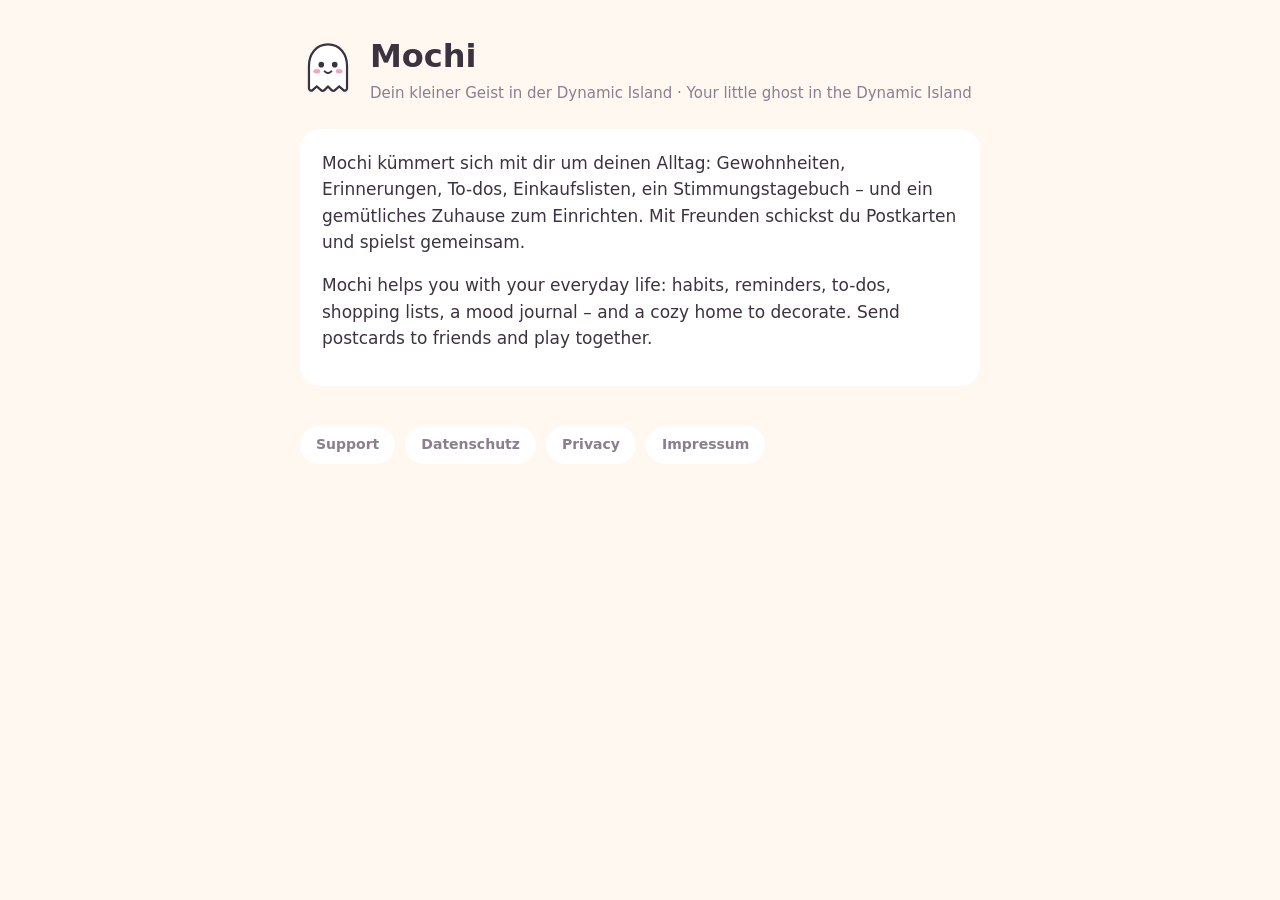
<file: index.html>
<!DOCTYPE html>
<html lang="de">
<head>
<meta charset="utf-8">
<meta name="viewport" content="width=device-width, initial-scale=1">
<title>Mochi</title>
<link rel="stylesheet" href="style.css">
</head>
<body>
<main>
<header>
  <img src="ghost.svg" width="56" height="56" alt="">
  <div>
    <h1>Mochi</h1>
    <div class="muted">Dein kleiner Geist in der Dynamic Island · Your little ghost in the Dynamic Island</div>
  </div>
</header>

<section>
<p>Mochi kümmert sich mit dir um deinen Alltag: Gewohnheiten, Erinnerungen, To-dos, Einkaufslisten, ein
Stimmungstagebuch – und ein gemütliches Zuhause zum Einrichten. Mit Freunden schickst du Postkarten und spielst
gemeinsam.</p>
<p>Mochi helps you with your everyday life: habits, reminders, to-dos, shopping lists, a mood journal – and a
cozy home to decorate. Send postcards to friends and play together.</p>
</section>

<footer>
  <nav><a href="support.html">Support</a><a href="datenschutz.html">Datenschutz</a><a href="privacy.html">Privacy</a><a href="impressum.html">Impressum</a></nav>
</footer>
</main>
</body>
</html>
</file>
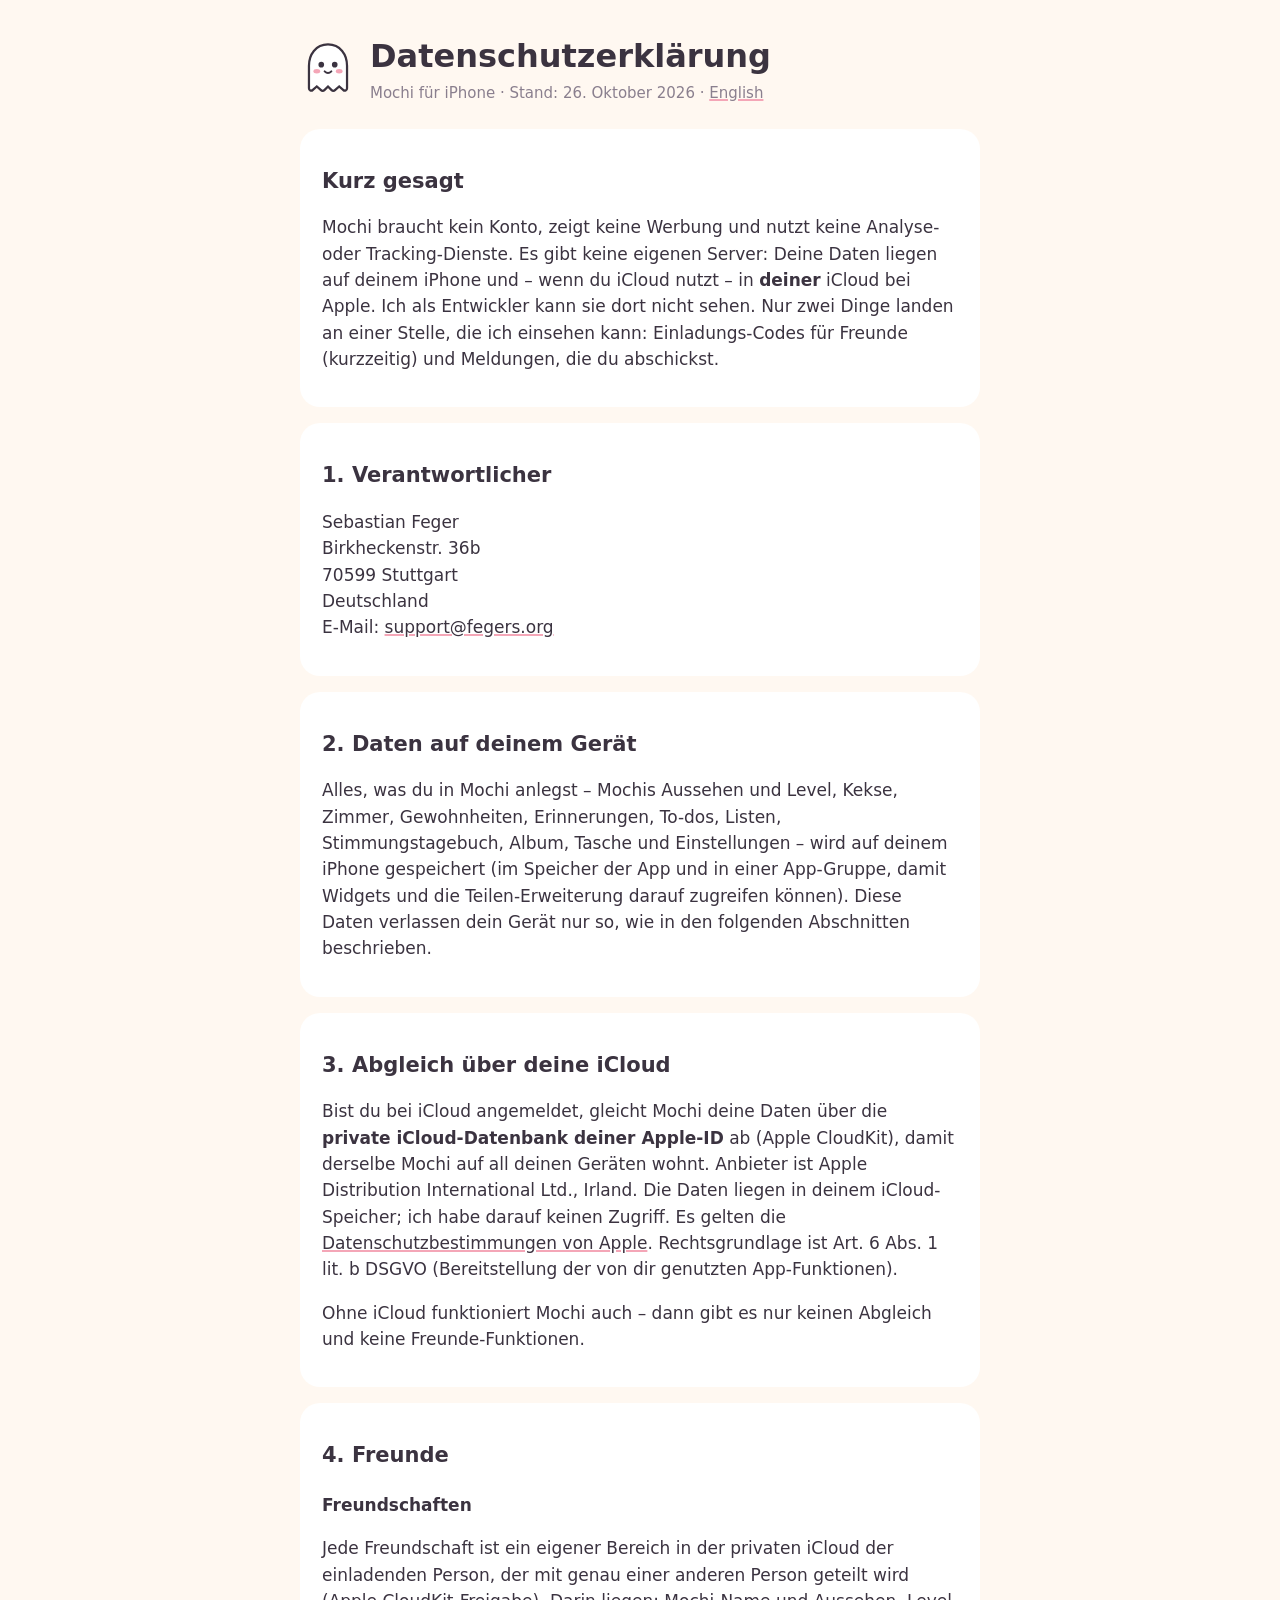
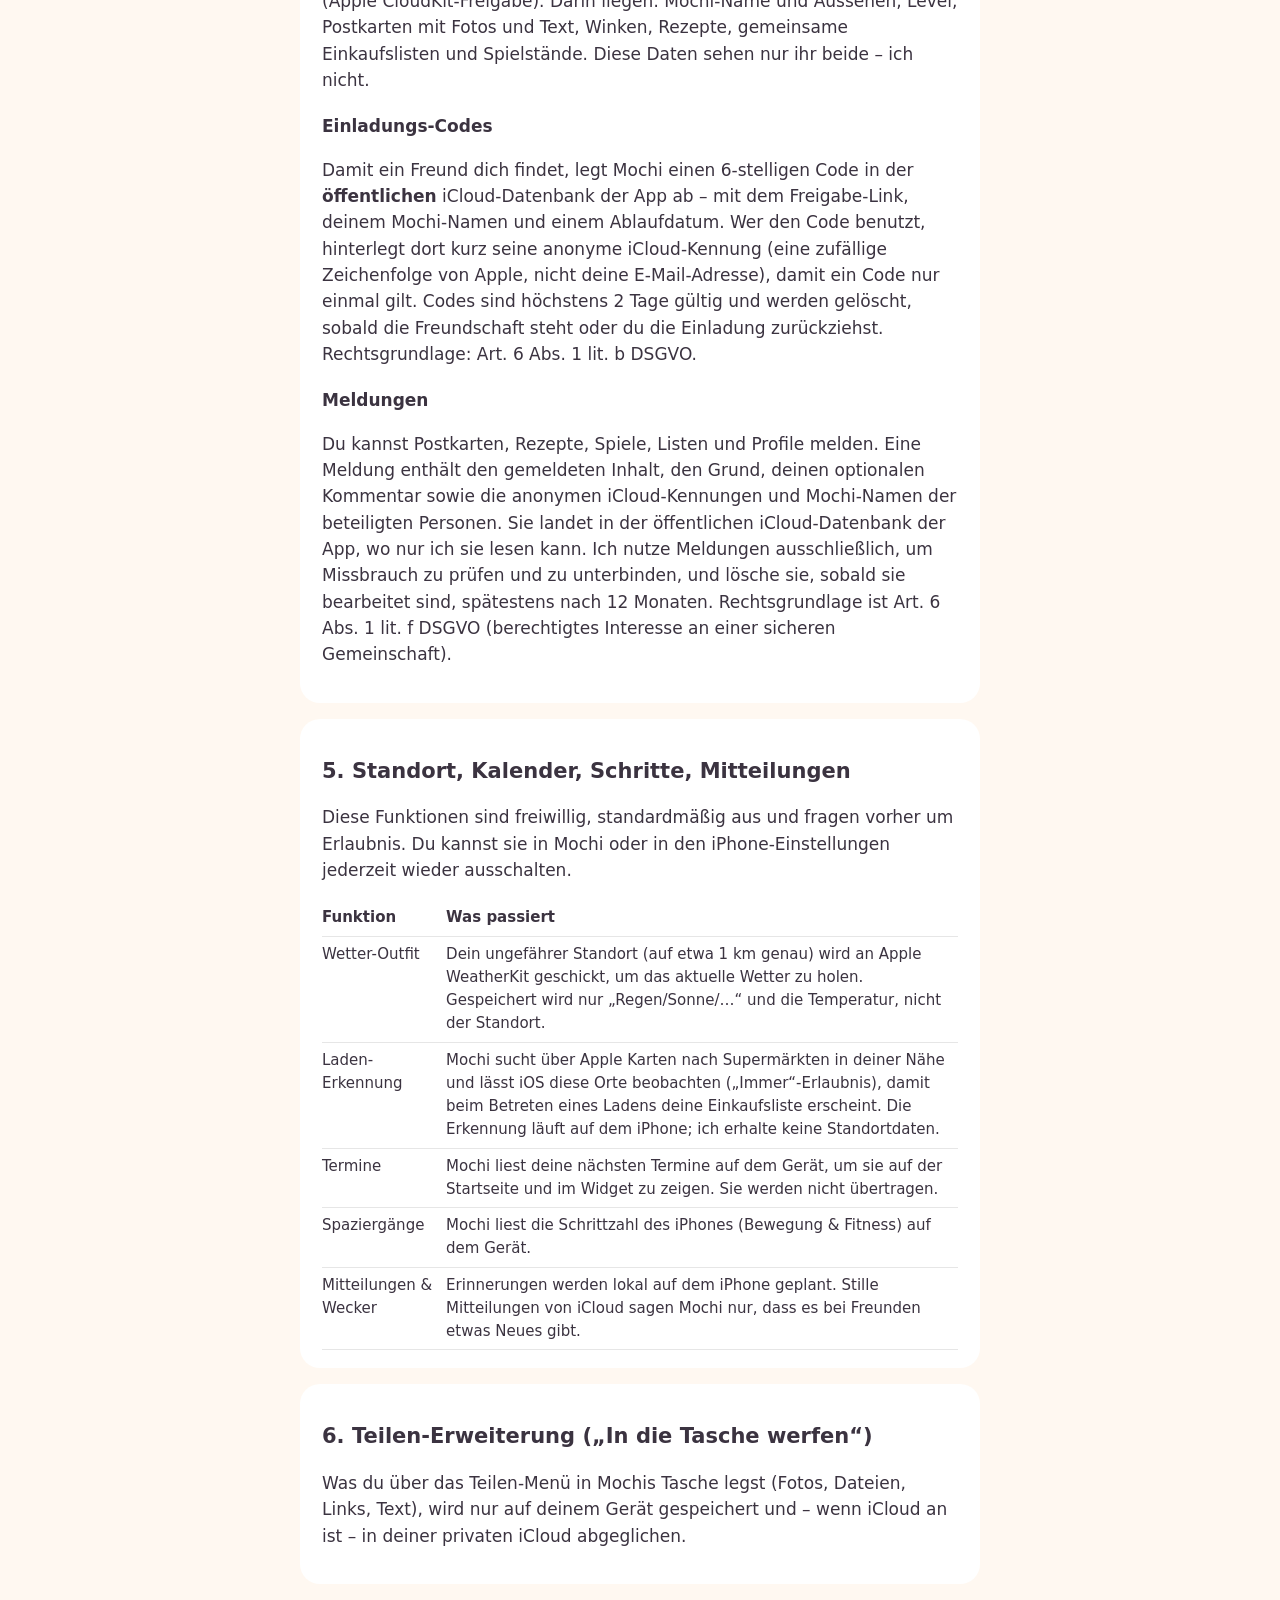
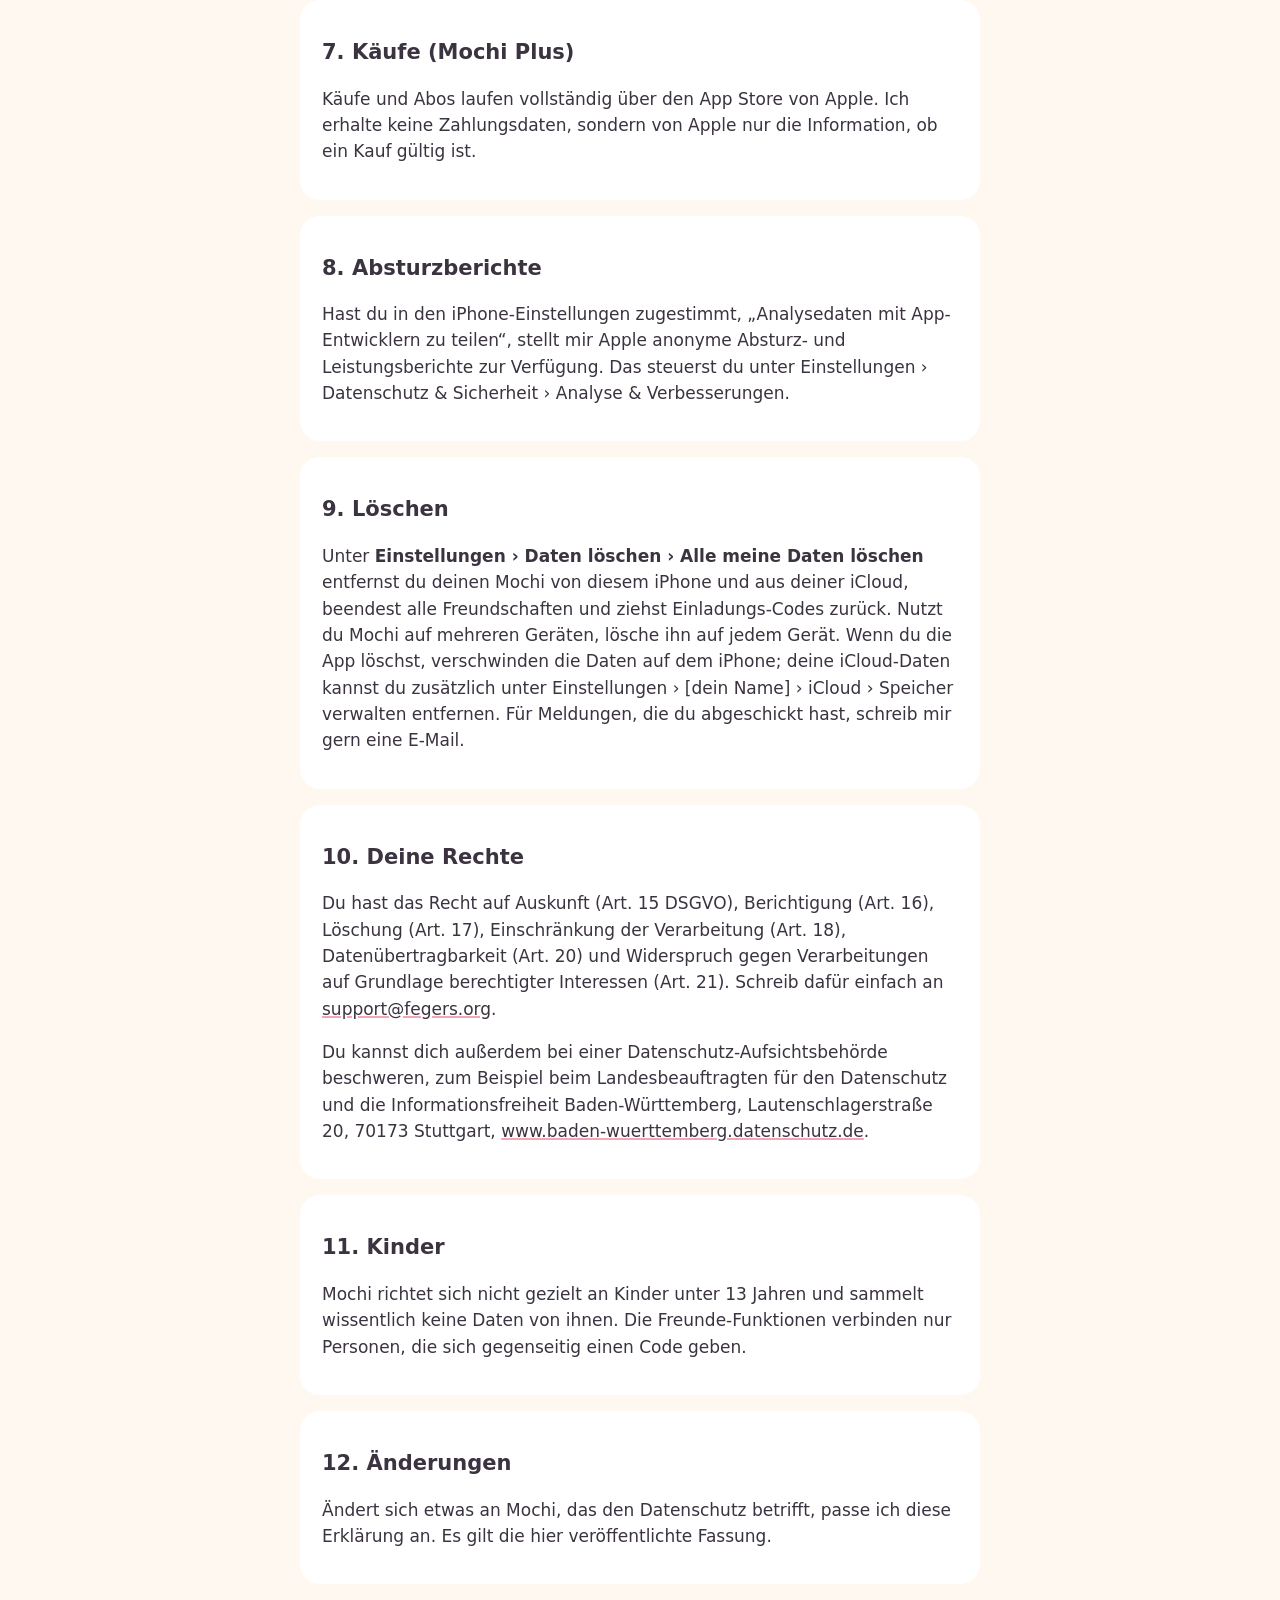
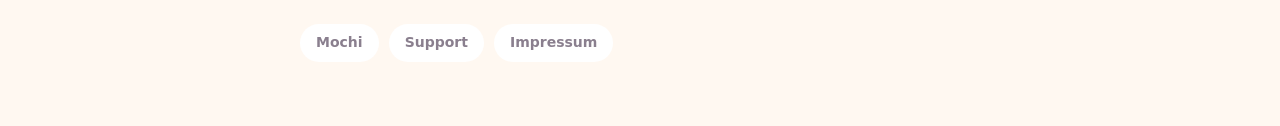
<file: datenschutz.html>
<!DOCTYPE html>
<html lang="de">
<head>
<meta charset="utf-8">
<meta name="viewport" content="width=device-width, initial-scale=1">
<title>Mochi – Datenschutzerklärung</title>
<link rel="stylesheet" href="style.css">
</head>
<body>
<main>
<header>
  <img src="ghost.svg" width="56" height="56" alt="">
  <div>
    <h1>Datenschutzerklärung</h1>
    <div class="muted">Mochi für iPhone · Stand: 26. Oktober 2026 · <a href="privacy.html">English</a></div>
  </div>
</header>

<section>
<h2>Kurz gesagt</h2>
<p>Mochi braucht kein Konto, zeigt keine Werbung und nutzt keine Analyse- oder Tracking-Dienste. Es gibt keine
eigenen Server: Deine Daten liegen auf deinem iPhone und – wenn du iCloud nutzt – in <strong>deiner</strong>
iCloud bei Apple. Ich als Entwickler kann sie dort nicht sehen. Nur zwei Dinge landen an einer Stelle, die ich
einsehen kann: Einladungs-Codes für Freunde (kurzzeitig) und Meldungen, die du abschickst.</p>
</section>

<section>
<h2>1. Verantwortlicher</h2>
<p>Sebastian Feger<br>Birkheckenstr. 36b<br>70599 Stuttgart<br>Deutschland<br>
E-Mail: <a href="mailto:support@fegers.org">support@fegers.org</a></p>
</section>

<section>
<h2>2. Daten auf deinem Gerät</h2>
<p>Alles, was du in Mochi anlegst – Mochis Aussehen und Level, Kekse, Zimmer, Gewohnheiten, Erinnerungen,
To-dos, Listen, Stimmungstagebuch, Album, Tasche und Einstellungen – wird auf deinem iPhone gespeichert
(im Speicher der App und in einer App-Gruppe, damit Widgets und die Teilen-Erweiterung darauf zugreifen können).
Diese Daten verlassen dein Gerät nur so, wie in den folgenden Abschnitten beschrieben.</p>
</section>

<section>
<h2>3. Abgleich über deine iCloud</h2>
<p>Bist du bei iCloud angemeldet, gleicht Mochi deine Daten über die <strong>private iCloud-Datenbank deiner
Apple-ID</strong> ab (Apple CloudKit), damit derselbe Mochi auf all deinen Geräten wohnt. Anbieter ist Apple
Distribution International Ltd., Irland. Die Daten liegen in deinem iCloud-Speicher; ich habe darauf keinen
Zugriff. Es gelten die <a href="https://www.apple.com/de/legal/privacy/">Datenschutzbestimmungen von Apple</a>.
Rechtsgrundlage ist Art. 6 Abs. 1 lit. b DSGVO (Bereitstellung der von dir genutzten App-Funktionen).</p>
<p>Ohne iCloud funktioniert Mochi auch – dann gibt es nur keinen Abgleich und keine Freunde-Funktionen.</p>
</section>

<section>
<h2>4. Freunde</h2>
<h3>Freundschaften</h3>
<p>Jede Freundschaft ist ein eigener Bereich in der privaten iCloud der einladenden Person, der mit genau
einer anderen Person geteilt wird (Apple CloudKit-Freigabe). Darin liegen: Mochi-Name und Aussehen, Level,
Postkarten mit Fotos und Text, Winken, Rezepte, gemeinsame Einkaufslisten und Spielstände. Diese Daten sehen
nur ihr beide – ich nicht.</p>
<h3>Einladungs-Codes</h3>
<p>Damit ein Freund dich findet, legt Mochi einen 6-stelligen Code in der <strong>öffentlichen</strong>
iCloud-Datenbank der App ab – mit dem Freigabe-Link, deinem Mochi-Namen und einem Ablaufdatum. Wer den Code
benutzt, hinterlegt dort kurz seine anonyme iCloud-Kennung (eine zufällige Zeichenfolge von Apple, nicht deine
E-Mail-Adresse), damit ein Code nur einmal gilt. Codes sind höchstens 2 Tage gültig und werden gelöscht, sobald die
Freundschaft steht oder du die Einladung zurückziehst. Rechtsgrundlage: Art. 6 Abs. 1 lit. b DSGVO.</p>
<h3>Meldungen</h3>
<p>Du kannst Postkarten, Rezepte, Spiele, Listen und Profile melden. Eine Meldung enthält den gemeldeten Inhalt,
den Grund, deinen optionalen Kommentar sowie die anonymen iCloud-Kennungen und Mochi-Namen der beteiligten
Personen. Sie landet in der öffentlichen iCloud-Datenbank der App, wo nur ich sie lesen kann. Ich nutze
Meldungen ausschließlich, um Missbrauch zu prüfen und zu unterbinden, und lösche sie, sobald sie bearbeitet
sind, spätestens nach 12 Monaten. Rechtsgrundlage ist Art. 6 Abs. 1 lit. f DSGVO (berechtigtes Interesse an
einer sicheren Gemeinschaft).</p>
</section>

<section>
<h2>5. Standort, Kalender, Schritte, Mitteilungen</h2>
<p>Diese Funktionen sind freiwillig, standardmäßig aus und fragen vorher um Erlaubnis. Du kannst sie in Mochi
oder in den iPhone-Einstellungen jederzeit wieder ausschalten.</p>
<table>
<tr><th>Funktion</th><th>Was passiert</th></tr>
<tr><td>Wetter-Outfit</td><td>Dein ungefährer Standort (auf etwa 1&nbsp;km genau) wird an Apple WeatherKit
geschickt, um das aktuelle Wetter zu holen. Gespeichert wird nur „Regen/Sonne/…“ und die Temperatur, nicht der
Standort.</td></tr>
<tr><td>Laden-Erkennung</td><td>Mochi sucht über Apple Karten nach Supermärkten in deiner Nähe und lässt iOS
diese Orte beobachten („Immer“-Erlaubnis), damit beim Betreten eines Ladens deine Einkaufsliste erscheint.
Die Erkennung läuft auf dem iPhone; ich erhalte keine Standortdaten.</td></tr>
<tr><td>Termine</td><td>Mochi liest deine nächsten Termine auf dem Gerät, um sie auf der Startseite und im Widget
zu zeigen. Sie werden nicht übertragen.</td></tr>
<tr><td>Spaziergänge</td><td>Mochi liest die Schrittzahl des iPhones (Bewegung &amp; Fitness) auf dem Gerät.</td></tr>
<tr><td>Mitteilungen &amp; Wecker</td><td>Erinnerungen werden lokal auf dem iPhone geplant. Stille Mitteilungen
von iCloud sagen Mochi nur, dass es bei Freunden etwas Neues gibt.</td></tr>
</table>
</section>

<section>
<h2>6. Teilen-Erweiterung („In die Tasche werfen“)</h2>
<p>Was du über das Teilen-Menü in Mochis Tasche legst (Fotos, Dateien, Links, Text), wird nur auf deinem Gerät
gespeichert und – wenn iCloud an ist – in deiner privaten iCloud abgeglichen.</p>
</section>

<section>
<h2>7. Käufe (Mochi Plus)</h2>
<p>Käufe und Abos laufen vollständig über den App Store von Apple. Ich erhalte keine Zahlungsdaten, sondern von
Apple nur die Information, ob ein Kauf gültig ist.</p>
</section>

<section>
<h2>8. Absturzberichte</h2>
<p>Hast du in den iPhone-Einstellungen zugestimmt, „Analysedaten mit App-Entwicklern zu teilen“, stellt mir
Apple anonyme Absturz- und Leistungsberichte zur Verfügung. Das steuerst du unter Einstellungen › Datenschutz
&amp; Sicherheit › Analyse &amp; Verbesserungen.</p>
</section>

<section>
<h2>9. Löschen</h2>
<p>Unter <strong>Einstellungen › Daten löschen › Alle meine Daten löschen</strong> entfernst du deinen Mochi
von diesem iPhone und aus deiner iCloud, beendest alle Freundschaften und ziehst Einladungs-Codes zurück.
Nutzt du Mochi auf mehreren Geräten, lösche ihn auf jedem Gerät. Wenn du die App löschst, verschwinden die Daten
auf dem iPhone; deine iCloud-Daten kannst du zusätzlich unter Einstellungen › [dein Name] › iCloud › Speicher
verwalten entfernen. Für Meldungen, die du abgeschickt hast, schreib mir gern eine E-Mail.</p>
</section>

<section>
<h2>10. Deine Rechte</h2>
<p>Du hast das Recht auf Auskunft (Art. 15 DSGVO), Berichtigung (Art. 16), Löschung (Art. 17), Einschränkung
der Verarbeitung (Art. 18), Datenübertragbarkeit (Art. 20) und Widerspruch gegen Verarbeitungen auf Grundlage
berechtigter Interessen (Art. 21). Schreib dafür einfach an
<a href="mailto:support@fegers.org">support@fegers.org</a>.</p>
<p>Du kannst dich außerdem bei einer Datenschutz-Aufsichtsbehörde beschweren, zum Beispiel beim
Landesbeauftragten für den Datenschutz und die Informationsfreiheit Baden-Württemberg,
Lautenschlagerstraße 20, 70173 Stuttgart, <a href="https://www.baden-wuerttemberg.datenschutz.de">www.baden-wuerttemberg.datenschutz.de</a>.</p>
</section>

<section>
<h2>11. Kinder</h2>
<p>Mochi richtet sich nicht gezielt an Kinder unter 13 Jahren und sammelt wissentlich keine Daten von ihnen.
Die Freunde-Funktionen verbinden nur Personen, die sich gegenseitig einen Code geben.</p>
</section>

<section>
<h2>12. Änderungen</h2>
<p>Ändert sich etwas an Mochi, das den Datenschutz betrifft, passe ich diese Erklärung an. Es gilt die hier
veröffentlichte Fassung.</p>
</section>

<footer>
  <nav><a href="index.html">Mochi</a><a href="support.html">Support</a><a href="impressum.html">Impressum</a></nav>
</footer>
</main>
</body>
</html>
</file>
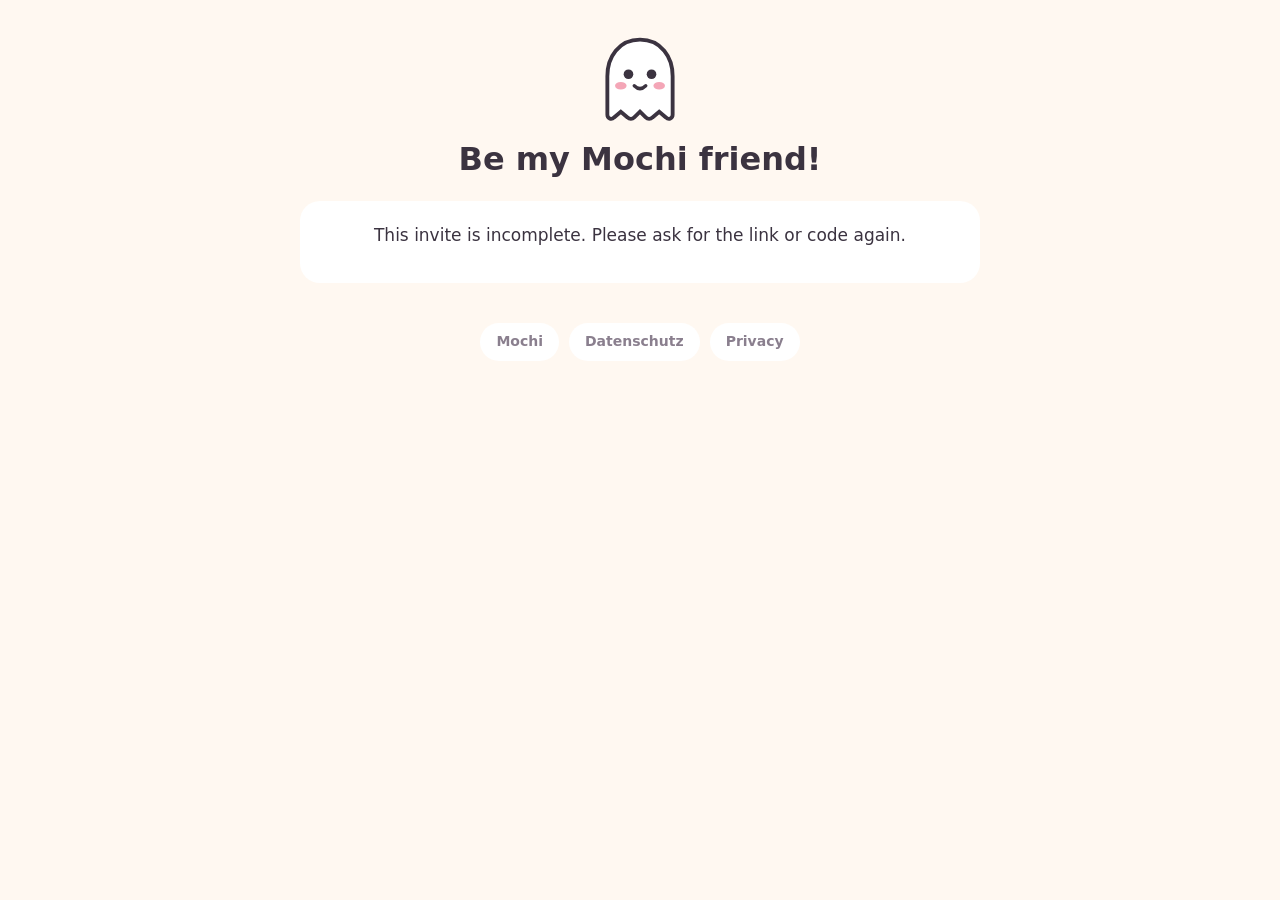
<file: einladung.html>
<!DOCTYPE html>
<html lang="de">
<head>
<meta charset="utf-8">
<meta name="viewport" content="width=device-width, initial-scale=1">
<title>Mochi – Einladung</title>
<meta property="og:title" content="Werde mein Mochi-Freund! 👻">
<meta property="og:description" content="Tipp hier, um die Einladung in Mochi anzunehmen.">
<link rel="stylesheet" href="style.css">
<style>
  .center { text-align: center; }
  .code { font: 800 40px/1.2 ui-rounded, -apple-system, system-ui, sans-serif; letter-spacing: 2px; margin: 8px 0 4px; }
  .button { display: block; background: var(--accent); color: #1F1B2B; text-decoration: none; font-weight: 700;
            font-size: 19px; padding: 16px; border-radius: 999px; margin: 18px 0 10px; }
  .hidden { display: none; }
</style>
</head>
<body>
<main class="center">
  <img src="ghost.svg" width="96" height="96" alt="">
  <h1 id="title">Werde mein Mochi-Freund!</h1>

  <section id="valid">
    <p id="intro">Du wurdest zu Mochi eingeladen. Tipp auf den Knopf – Mochi öffnet sich und fragt, ob du die Einladung annehmen möchtest.</p>
    <a id="open" class="button" href="#">In Mochi öffnen</a>
    <p class="muted" id="codehint">Klappt das nicht? Öffne Mochi und gib unter „Freunde › Code eingeben“ diesen Code ein:</p>
    <div class="code" id="code"></div>
    <p class="muted" id="expiry">Der Code gilt 2 Tage.</p>
    <p class="muted hidden" id="store">Noch kein Mochi? <a id="storelink" href="#">Hier gibt es Mochi im App Store.</a></p>
  </section>

  <section id="invalid" class="hidden">
    <p id="invalidtext">Diese Einladung ist unvollständig. Bitte lass dir den Link oder Code noch einmal schicken.</p>
  </section>

  <footer>
    <nav style="justify-content:center"><a href="index.html">Mochi</a><a href="datenschutz.html">Datenschutz</a><a href="privacy.html">Privacy</a></nav>
  </footer>
</main>
<script>
  // Link-Aufbau: einladung.html?c=ABC123 – nur die Zeichen, die Mochi für Codes benutzt
  const APP_STORE_URL = ""; // nach dem Release eintragen, z. B. https://apps.apple.com/app/id1234567890
  const code = (new URLSearchParams(location.search).get("c") || "").toUpperCase().replace(/[^A-HJ-NP-Z2-9]/g, "");
  const english = !(navigator.language || "de").toLowerCase().startsWith("de");
  const text = english ? {
    title: "Be my Mochi friend!",
    intro: "You've been invited to Mochi. Tap the button – Mochi opens and asks whether you'd like to accept the invite.",
    open: "Open in Mochi",
    codehint: "Doesn't work? Open Mochi and enter this code under “Friends › Enter code”:",
    expiry: "The code is valid for 2 days.",
    store: "No Mochi yet? ", storelink: "Get Mochi on the App Store.",
    invalid: "This invite is incomplete. Please ask for the link or code again."
  } : null;
  if (text) {
    document.documentElement.lang = "en";
    document.title = "Mochi – Invite";
    for (const id of ["title", "intro", "open", "codehint", "expiry"]) document.getElementById(id).textContent = text[id];
    document.getElementById("invalidtext").textContent = text.invalid;
    document.getElementById("store").firstChild.textContent = text.store;
    document.getElementById("storelink").textContent = text.storelink;
  }
  if (code.length === 6) {
    document.getElementById("code").textContent = code.slice(0, 3) + "-" + code.slice(3);
    document.getElementById("open").href = "mochi://freunde/code/" + code;
    if (APP_STORE_URL) {
      document.getElementById("storelink").href = APP_STORE_URL;
      document.getElementById("store").classList.remove("hidden");
    }
  } else {
    document.getElementById("valid").classList.add("hidden");
    document.getElementById("invalid").classList.remove("hidden");
  }
</script>
</body>
</html>
</file>
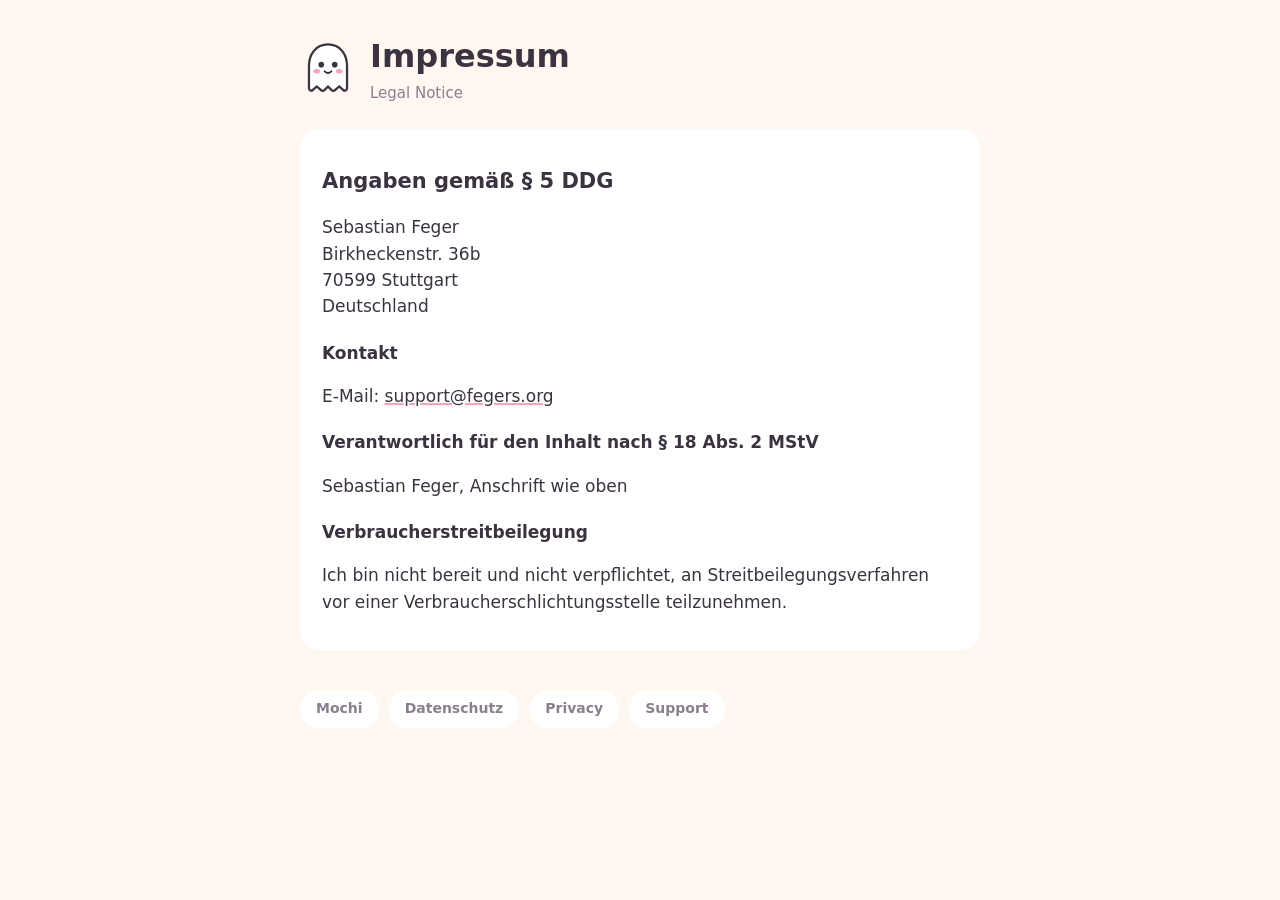
<file: impressum.html>
<!DOCTYPE html>
<html lang="de">
<head>
<meta charset="utf-8">
<meta name="viewport" content="width=device-width, initial-scale=1">
<title>Mochi – Impressum</title>
<link rel="stylesheet" href="style.css">
</head>
<body>
<main>
<header>
  <img src="ghost.svg" width="56" height="56" alt="">
  <div>
    <h1>Impressum</h1>
    <div class="muted">Legal Notice</div>
  </div>
</header>

<section>
<h2>Angaben gemäß § 5 DDG</h2>
<p>Sebastian Feger<br>Birkheckenstr. 36b<br>70599 Stuttgart<br>Deutschland</p>
<h3>Kontakt</h3>
<p>E-Mail: <a href="mailto:support@fegers.org">support@fegers.org</a></p>
<h3>Verantwortlich für den Inhalt nach § 18 Abs. 2 MStV</h3>
<p>Sebastian Feger, Anschrift wie oben</p>
<h3>Verbraucherstreitbeilegung</h3>
<p>Ich bin nicht bereit und nicht verpflichtet, an Streitbeilegungsverfahren vor einer
Verbraucherschlichtungsstelle teilzunehmen.</p>
</section>

<footer>
  <nav><a href="index.html">Mochi</a><a href="datenschutz.html">Datenschutz</a><a href="privacy.html">Privacy</a><a href="support.html">Support</a></nav>
</footer>
</main>
</body>
</html>
</file>
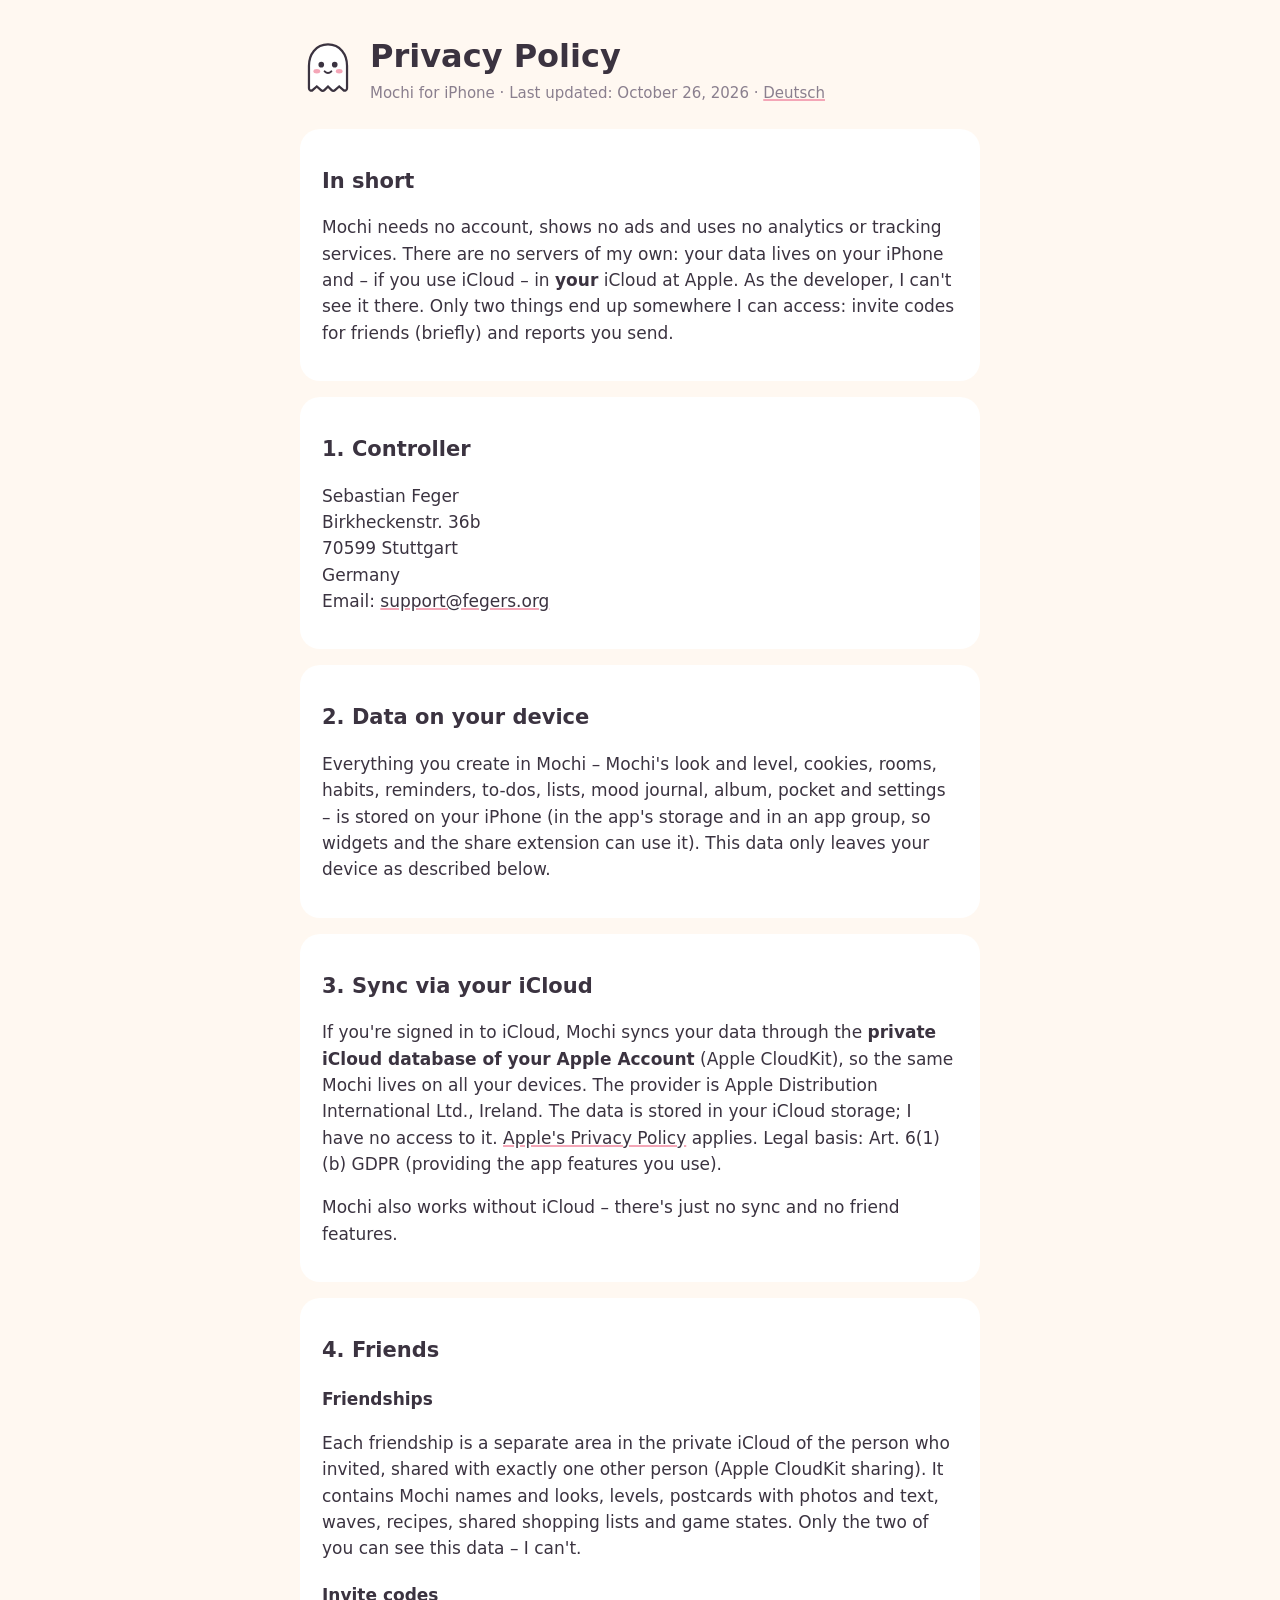
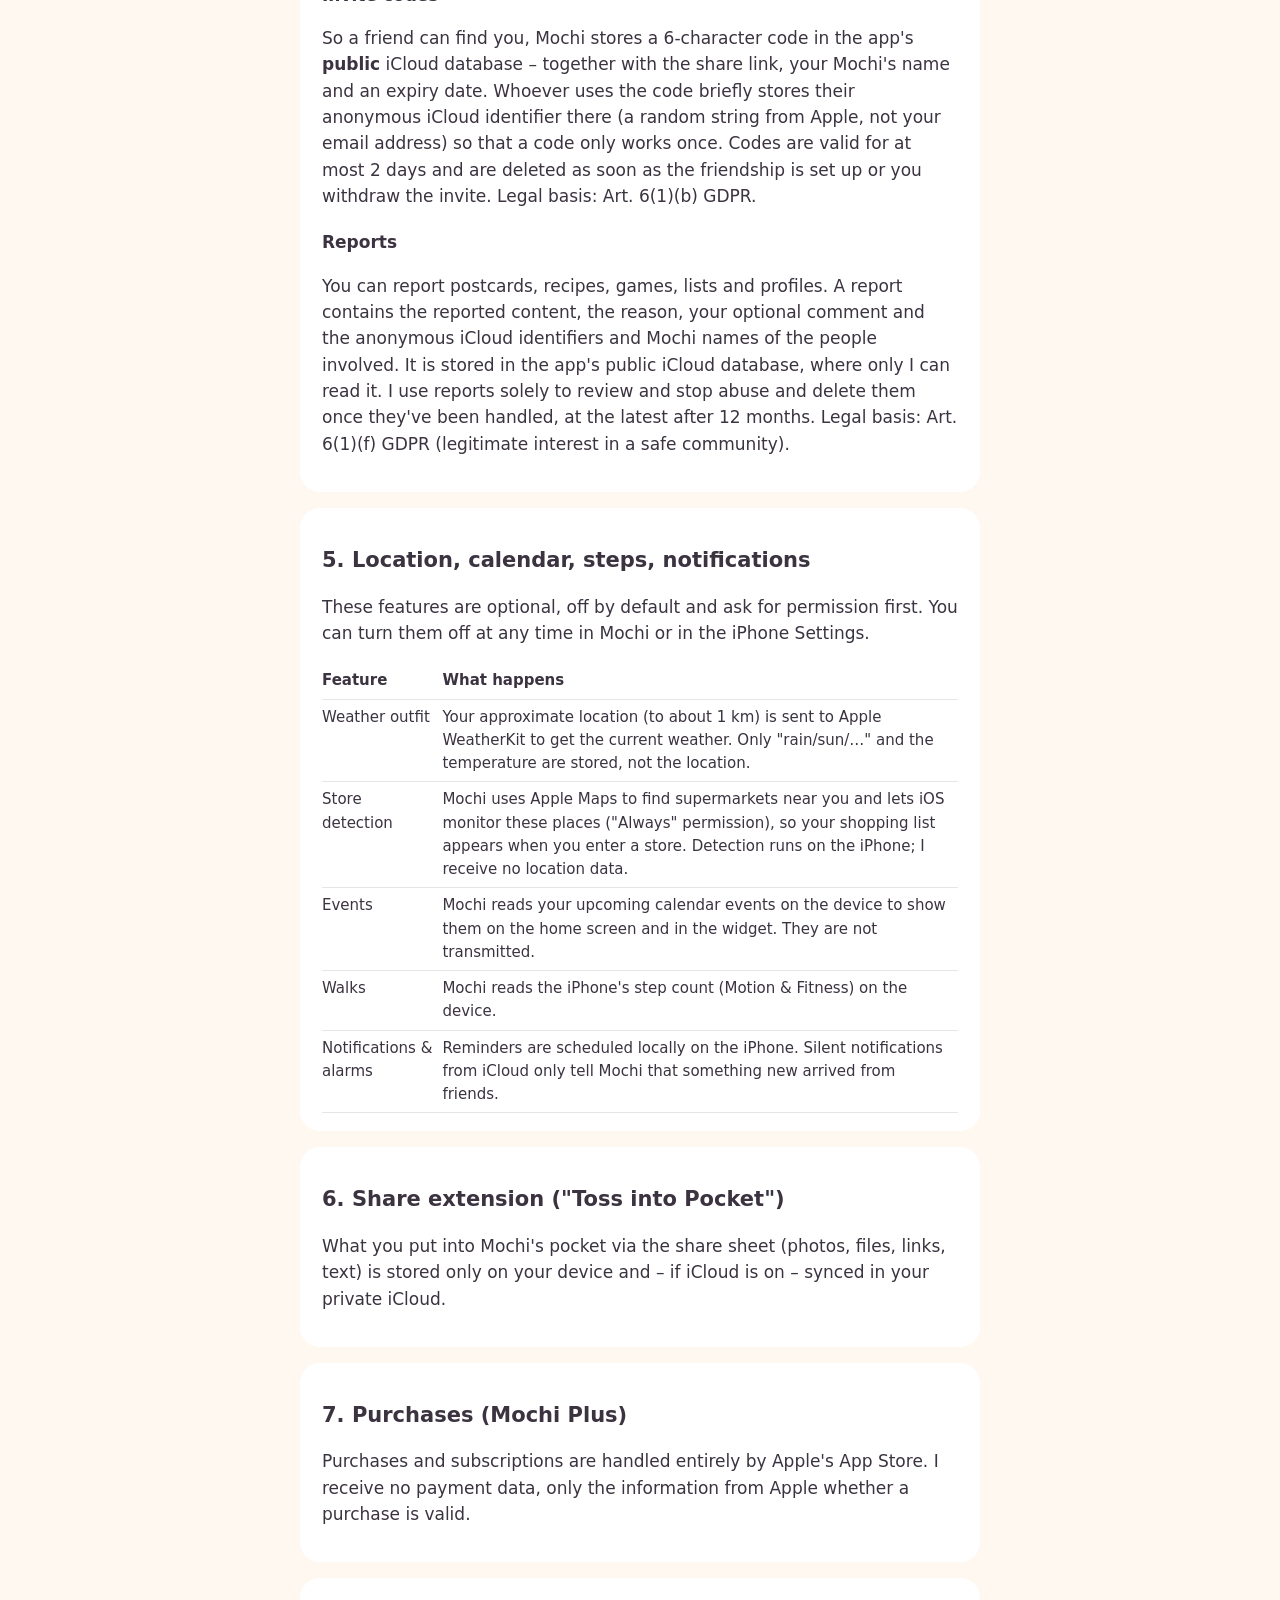
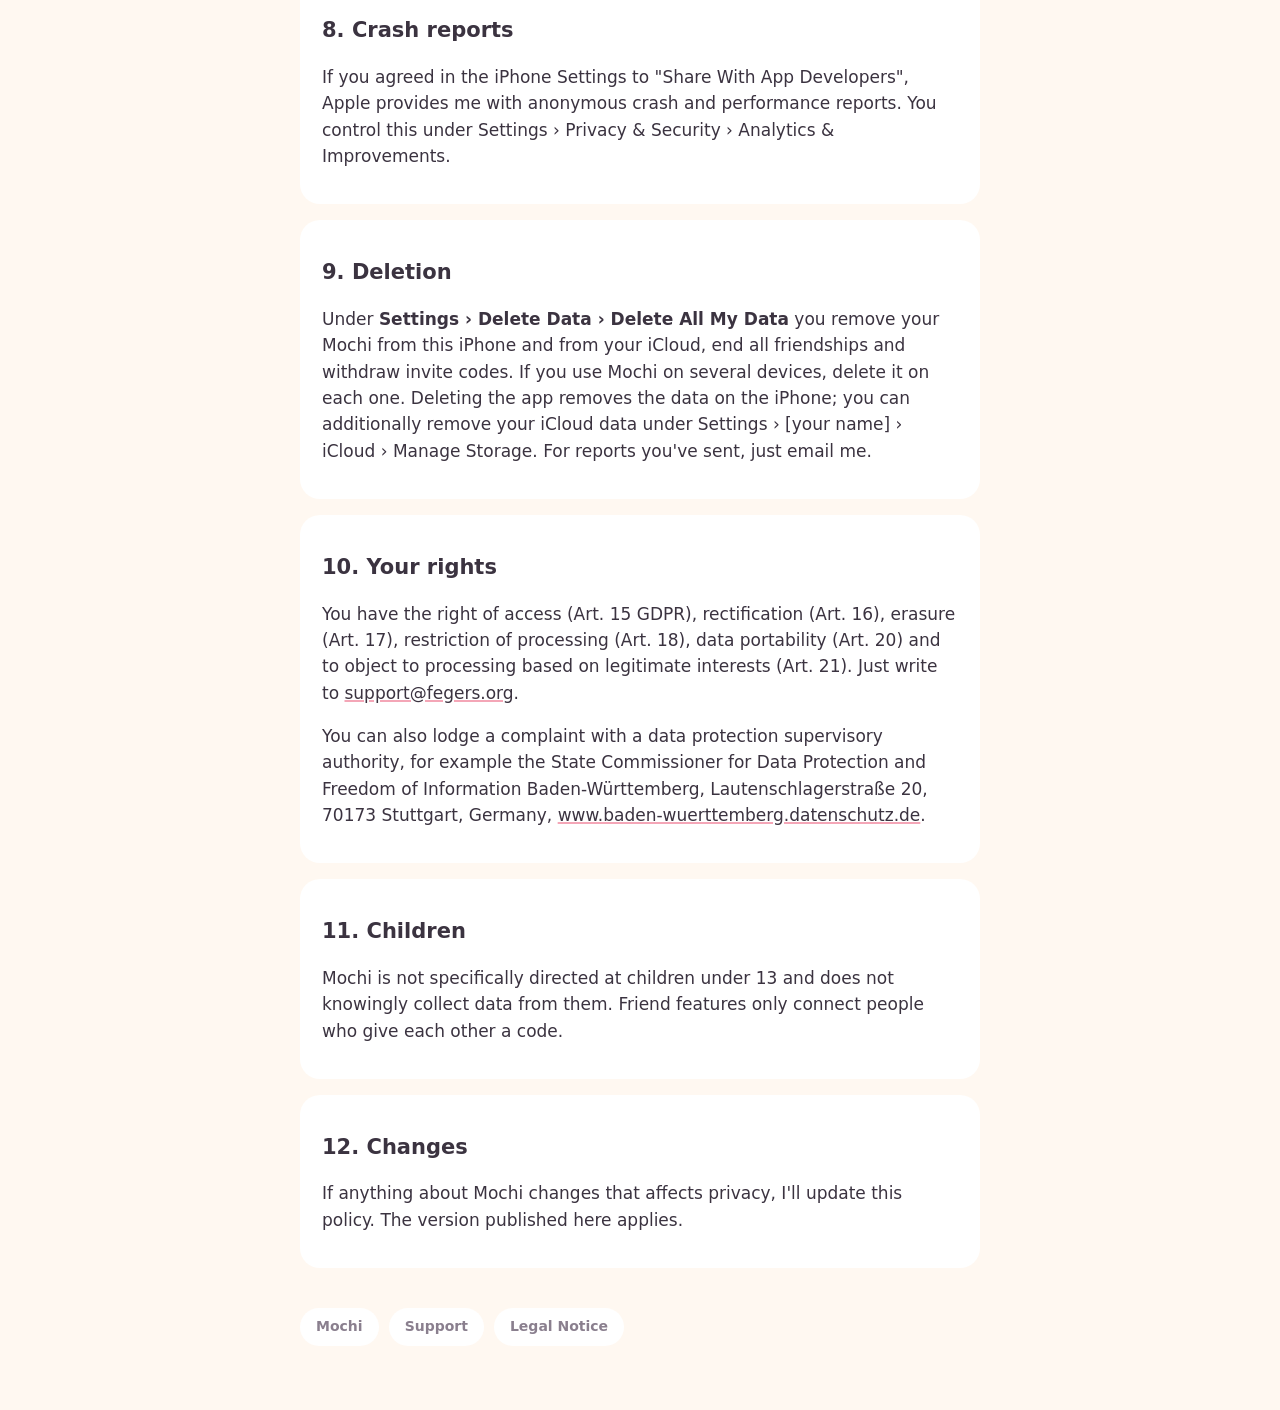
<file: privacy.html>
<!DOCTYPE html>
<html lang="en">
<head>
<meta charset="utf-8">
<meta name="viewport" content="width=device-width, initial-scale=1">
<title>Mochi – Privacy Policy</title>
<link rel="stylesheet" href="style.css">
</head>
<body>
<main>
<header>
  <img src="ghost.svg" width="56" height="56" alt="">
  <div>
    <h1>Privacy Policy</h1>
    <div class="muted">Mochi for iPhone · Last updated: October 26, 2026 · <a href="datenschutz.html">Deutsch</a></div>
  </div>
</header>

<section>
<h2>In short</h2>
<p>Mochi needs no account, shows no ads and uses no analytics or tracking services. There are no servers of
my own: your data lives on your iPhone and – if you use iCloud – in <strong>your</strong> iCloud at Apple.
As the developer, I can't see it there. Only two things end up somewhere I can access: invite codes for
friends (briefly) and reports you send.</p>
</section>

<section>
<h2>1. Controller</h2>
<p>Sebastian Feger<br>Birkheckenstr. 36b<br>70599 Stuttgart<br>Germany<br>
Email: <a href="mailto:support@fegers.org">support@fegers.org</a></p>
</section>

<section>
<h2>2. Data on your device</h2>
<p>Everything you create in Mochi – Mochi's look and level, cookies, rooms, habits, reminders, to-dos, lists,
mood journal, album, pocket and settings – is stored on your iPhone (in the app's storage and in an app group,
so widgets and the share extension can use it). This data only leaves your device as described below.</p>
</section>

<section>
<h2>3. Sync via your iCloud</h2>
<p>If you're signed in to iCloud, Mochi syncs your data through the <strong>private iCloud database of your
Apple Account</strong> (Apple CloudKit), so the same Mochi lives on all your devices. The provider is Apple
Distribution International Ltd., Ireland. The data is stored in your iCloud storage; I have no access to it.
<a href="https://www.apple.com/legal/privacy/">Apple's Privacy Policy</a> applies. Legal basis: Art. 6(1)(b)
GDPR (providing the app features you use).</p>
<p>Mochi also works without iCloud – there's just no sync and no friend features.</p>
</section>

<section>
<h2>4. Friends</h2>
<h3>Friendships</h3>
<p>Each friendship is a separate area in the private iCloud of the person who invited, shared with exactly one
other person (Apple CloudKit sharing). It contains Mochi names and looks, levels, postcards with photos and
text, waves, recipes, shared shopping lists and game states. Only the two of you can see this data – I can't.</p>
<h3>Invite codes</h3>
<p>So a friend can find you, Mochi stores a 6-character code in the app's <strong>public</strong> iCloud
database – together with the share link, your Mochi's name and an expiry date. Whoever uses the code briefly
stores their anonymous iCloud identifier there (a random string from Apple, not your email address) so that a
code only works once. Codes are valid for at most 2 days and are deleted as soon as the friendship is set up or
you withdraw the invite. Legal basis: Art. 6(1)(b) GDPR.</p>
<h3>Reports</h3>
<p>You can report postcards, recipes, games, lists and profiles. A report contains the reported content, the
reason, your optional comment and the anonymous iCloud identifiers and Mochi names of the people involved. It is
stored in the app's public iCloud database, where only I can read it. I use reports solely to review and stop
abuse and delete them once they've been handled, at the latest after 12 months. Legal basis: Art. 6(1)(f) GDPR
(legitimate interest in a safe community).</p>
</section>

<section>
<h2>5. Location, calendar, steps, notifications</h2>
<p>These features are optional, off by default and ask for permission first. You can turn them off at any time
in Mochi or in the iPhone Settings.</p>
<table>
<tr><th>Feature</th><th>What happens</th></tr>
<tr><td>Weather outfit</td><td>Your approximate location (to about 1&nbsp;km) is sent to Apple WeatherKit to get
the current weather. Only "rain/sun/…" and the temperature are stored, not the location.</td></tr>
<tr><td>Store detection</td><td>Mochi uses Apple Maps to find supermarkets near you and lets iOS monitor these
places ("Always" permission), so your shopping list appears when you enter a store. Detection runs on the
iPhone; I receive no location data.</td></tr>
<tr><td>Events</td><td>Mochi reads your upcoming calendar events on the device to show them on the home screen
and in the widget. They are not transmitted.</td></tr>
<tr><td>Walks</td><td>Mochi reads the iPhone's step count (Motion &amp; Fitness) on the device.</td></tr>
<tr><td>Notifications &amp; alarms</td><td>Reminders are scheduled locally on the iPhone. Silent notifications from
iCloud only tell Mochi that something new arrived from friends.</td></tr>
</table>
</section>

<section>
<h2>6. Share extension ("Toss into Pocket")</h2>
<p>What you put into Mochi's pocket via the share sheet (photos, files, links, text) is stored only on your
device and – if iCloud is on – synced in your private iCloud.</p>
</section>

<section>
<h2>7. Purchases (Mochi Plus)</h2>
<p>Purchases and subscriptions are handled entirely by Apple's App Store. I receive no payment data, only the
information from Apple whether a purchase is valid.</p>
</section>

<section>
<h2>8. Crash reports</h2>
<p>If you agreed in the iPhone Settings to "Share With App Developers", Apple provides me with anonymous crash
and performance reports. You control this under Settings › Privacy &amp; Security › Analytics &amp; Improvements.</p>
</section>

<section>
<h2>9. Deletion</h2>
<p>Under <strong>Settings › Delete Data › Delete All My Data</strong> you remove your Mochi from this iPhone and
from your iCloud, end all friendships and withdraw invite codes. If you use Mochi on several devices, delete it
on each one. Deleting the app removes the data on the iPhone; you can additionally remove your iCloud data under
Settings › [your name] › iCloud › Manage Storage. For reports you've sent, just email me.</p>
</section>

<section>
<h2>10. Your rights</h2>
<p>You have the right of access (Art. 15 GDPR), rectification (Art. 16), erasure (Art. 17), restriction of
processing (Art. 18), data portability (Art. 20) and to object to processing based on legitimate interests
(Art. 21). Just write to <a href="mailto:support@fegers.org">support@fegers.org</a>.</p>
<p>You can also lodge a complaint with a data protection supervisory authority, for example the State
Commissioner for Data Protection and Freedom of Information Baden-Württemberg, Lautenschlagerstraße 20,
70173 Stuttgart, Germany, <a href="https://www.baden-wuerttemberg.datenschutz.de">www.baden-wuerttemberg.datenschutz.de</a>.</p>
</section>

<section>
<h2>11. Children</h2>
<p>Mochi is not specifically directed at children under 13 and does not knowingly collect data from them.
Friend features only connect people who give each other a code.</p>
</section>

<section>
<h2>12. Changes</h2>
<p>If anything about Mochi changes that affects privacy, I'll update this policy. The version published here
applies.</p>
</section>

<footer>
  <nav><a href="index.html">Mochi</a><a href="support.html">Support</a><a href="impressum.html">Legal Notice</a></nav>
</footer>
</main>
</body>
</html>
</file>
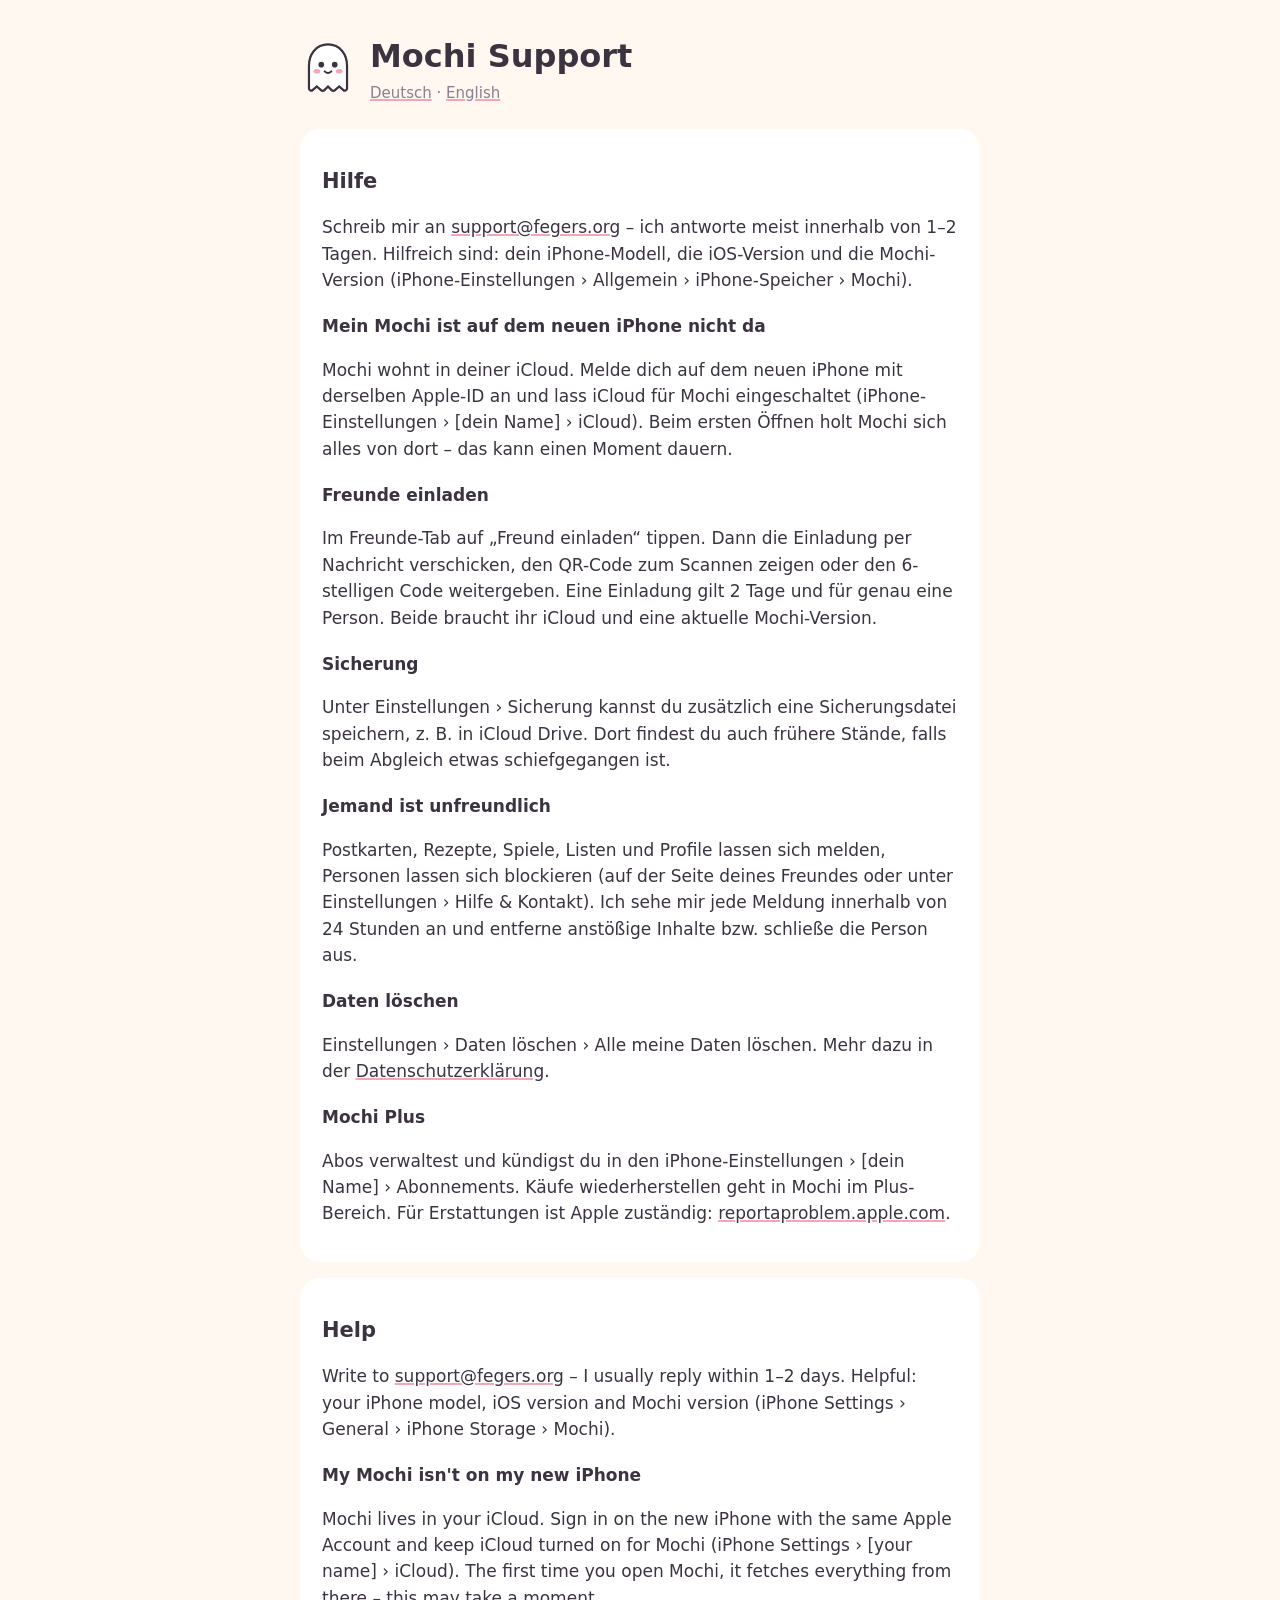
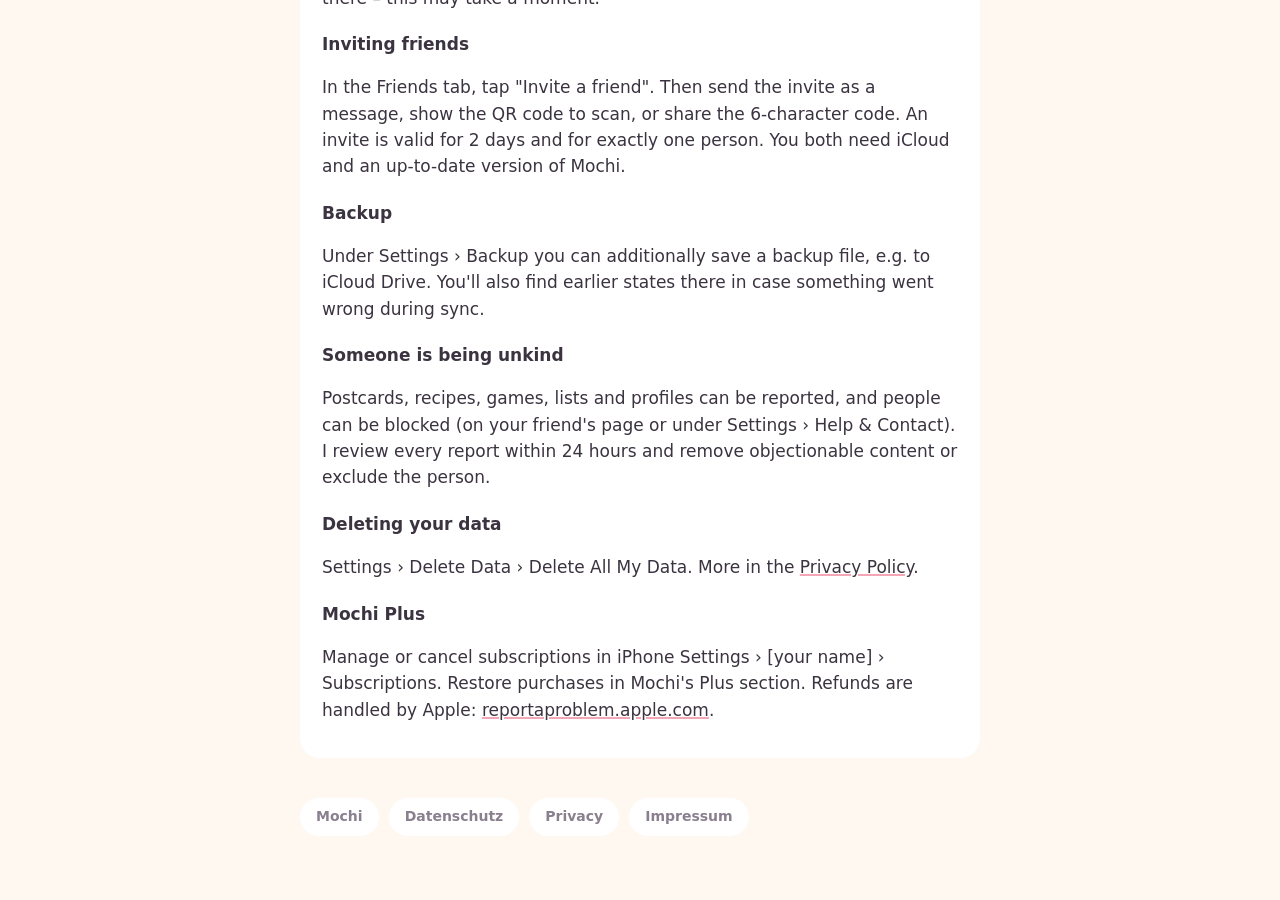
<file: support.html>
<!DOCTYPE html>
<html lang="de">
<head>
<meta charset="utf-8">
<meta name="viewport" content="width=device-width, initial-scale=1">
<title>Mochi – Support</title>
<link rel="stylesheet" href="style.css">
</head>
<body>
<main>
<header>
  <img src="ghost.svg" width="56" height="56" alt="">
  <div>
    <h1>Mochi Support</h1>
    <div class="muted"><a href="#de">Deutsch</a> · <a href="#en">English</a></div>
  </div>
</header>

<section id="de">
<h2>Hilfe</h2>
<p>Schreib mir an <a href="mailto:support@fegers.org">support@fegers.org</a> – ich antworte meist innerhalb
von 1–2 Tagen. Hilfreich sind: dein iPhone-Modell, die iOS-Version und die Mochi-Version
(iPhone-Einstellungen › Allgemein › iPhone-Speicher › Mochi).</p>

<h3>Mein Mochi ist auf dem neuen iPhone nicht da</h3>
<p>Mochi wohnt in deiner iCloud. Melde dich auf dem neuen iPhone mit derselben Apple-ID an und lass iCloud
für Mochi eingeschaltet (iPhone-Einstellungen › [dein Name] › iCloud). Beim ersten Öffnen holt Mochi sich alles
von dort – das kann einen Moment dauern.</p>

<h3>Freunde einladen</h3>
<p>Im Freunde-Tab auf „Freund einladen“ tippen. Dann die Einladung per Nachricht verschicken, den QR-Code zum Scannen
zeigen oder den 6-stelligen Code weitergeben. Eine Einladung gilt 2 Tage und für genau eine Person. Beide braucht ihr
iCloud und eine aktuelle Mochi-Version.</p>

<h3>Sicherung</h3>
<p>Unter Einstellungen › Sicherung kannst du zusätzlich eine Sicherungsdatei speichern, z. B. in iCloud Drive.
Dort findest du auch frühere Stände, falls beim Abgleich etwas schiefgegangen ist.</p>

<h3>Jemand ist unfreundlich</h3>
<p>Postkarten, Rezepte, Spiele, Listen und Profile lassen sich melden, Personen lassen sich blockieren (auf der
Seite deines Freundes oder unter Einstellungen › Hilfe &amp; Kontakt). Ich sehe mir jede Meldung innerhalb von
24 Stunden an und entferne anstößige Inhalte bzw. schließe die Person aus.</p>

<h3>Daten löschen</h3>
<p>Einstellungen › Daten löschen › Alle meine Daten löschen. Mehr dazu in der
<a href="datenschutz.html">Datenschutzerklärung</a>.</p>

<h3>Mochi Plus</h3>
<p>Abos verwaltest und kündigst du in den iPhone-Einstellungen › [dein Name] › Abonnements. Käufe wiederherstellen
geht in Mochi im Plus-Bereich. Für Erstattungen ist Apple zuständig:
<a href="https://reportaproblem.apple.com">reportaproblem.apple.com</a>.</p>
</section>

<section id="en">
<h2>Help</h2>
<p>Write to <a href="mailto:support@fegers.org">support@fegers.org</a> – I usually reply within 1–2 days.
Helpful: your iPhone model, iOS version and Mochi version
(iPhone Settings › General › iPhone Storage › Mochi).</p>

<h3>My Mochi isn't on my new iPhone</h3>
<p>Mochi lives in your iCloud. Sign in on the new iPhone with the same Apple Account and keep iCloud turned on
for Mochi (iPhone Settings › [your name] › iCloud). The first time you open Mochi, it fetches everything from
there – this may take a moment.</p>

<h3>Inviting friends</h3>
<p>In the Friends tab, tap "Invite a friend". Then send the invite as a message, show the QR code to scan, or share the
6-character code. An invite is valid for 2 days and for exactly one person. You both need iCloud and an up-to-date
version of Mochi.</p>

<h3>Backup</h3>
<p>Under Settings › Backup you can additionally save a backup file, e.g. to iCloud Drive. You'll also find
earlier states there in case something went wrong during sync.</p>

<h3>Someone is being unkind</h3>
<p>Postcards, recipes, games, lists and profiles can be reported, and people can be blocked (on your friend's
page or under Settings › Help &amp; Contact). I review every report within 24 hours and remove objectionable
content or exclude the person.</p>

<h3>Deleting your data</h3>
<p>Settings › Delete Data › Delete All My Data. More in the <a href="privacy.html">Privacy Policy</a>.</p>

<h3>Mochi Plus</h3>
<p>Manage or cancel subscriptions in iPhone Settings › [your name] › Subscriptions. Restore purchases in Mochi's
Plus section. Refunds are handled by Apple: <a href="https://reportaproblem.apple.com">reportaproblem.apple.com</a>.</p>
</section>

<footer>
  <nav><a href="index.html">Mochi</a><a href="datenschutz.html">Datenschutz</a><a href="privacy.html">Privacy</a><a href="impressum.html">Impressum</a></nav>
</footer>
</main>
</body>
</html>
</file>
<file: style.css>
/* Mochi – schlichte Seiten für Datenschutz, Support und Impressum */
:root {
  --bg: #FFF8F1;
  --card: #FFFFFF;
  --text: #3B3340;
  --muted: #8A7F8E;
  --accent: #F4A6B7;
}
@media (prefers-color-scheme: dark) {
  :root { --bg: #1E1B22; --card: #2A2630; --text: #F3EDF5; --muted: #A79FAD; --accent: #F4A6B7; }
}
* { box-sizing: border-box; }
body {
  margin: 0; background: var(--bg); color: var(--text);
  font: 17px/1.55 ui-rounded, -apple-system, "SF Pro Rounded", system-ui, sans-serif;
}
main { max-width: 720px; margin: 0 auto; padding: 32px 20px 64px; }
header { display: flex; align-items: center; gap: 14px; margin-bottom: 24px; }
header svg { width: 56px; height: 56px; flex: none; }
h1 { font-size: 32px; margin: 0; }
h2 { font-size: 21px; margin: 32px 0 8px; }
h3 { font-size: 17px; margin: 20px 0 4px; }
section { background: var(--card); border-radius: 20px; padding: 4px 22px 18px; margin: 16px 0; }
a { color: inherit; text-decoration-color: var(--accent); text-decoration-thickness: 2px; }
.muted { color: var(--muted); font-size: 15px; }
nav { display: flex; flex-wrap: wrap; gap: 10px; margin: 8px 0 0; }
nav a { background: var(--card); padding: 8px 16px; border-radius: 999px; text-decoration: none; font-weight: 600; }
table { border-collapse: collapse; width: 100%; font-size: 15px; }
td, th { text-align: left; vertical-align: top; padding: 6px 8px 6px 0; border-bottom: 1px solid rgba(128,128,128,.2); }
footer { margin-top: 40px; font-size: 14px; color: var(--muted); }
</file>
